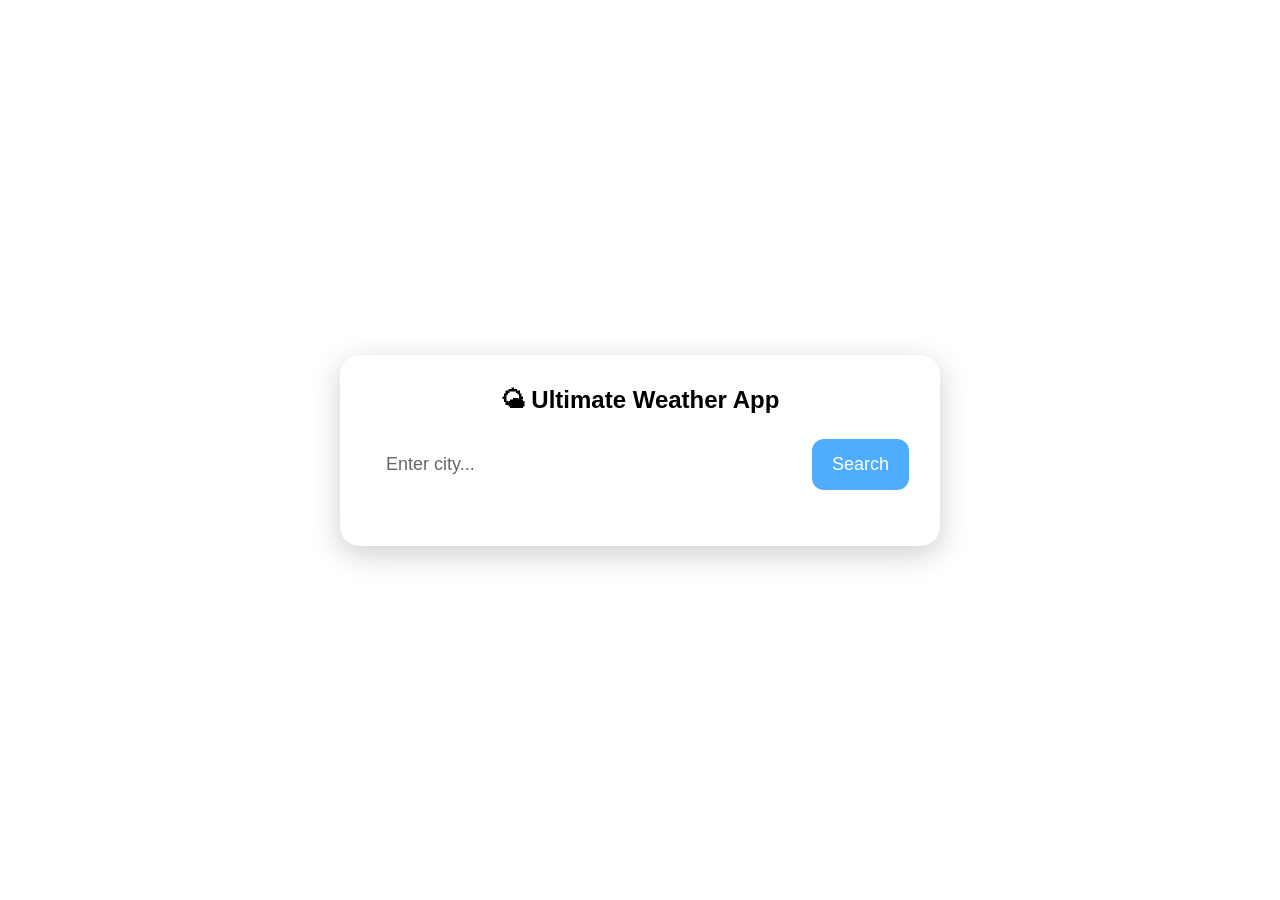
<file: weather/index.html>
<!DOCTYPE html>
<html lang="en">
<head>
<meta charset="UTF-8">
<meta name="viewport" content="width=device-width, initial-scale=1.0">
<title>Ultimate Weather App</title>
<link rel="stylesheet" href="style.css">
</head>
<body>

<div class="container">
    <h2>🌤 Ultimate Weather App</h2>

    <div class="search-box">
        <input type="text" id="cityInput" placeholder="Enter city...">
        <button onclick="getWeather()">Search</button>
    </div>

    <div id="weatherInfo" class="weather-box hidden">
        <h3 id="cityName"></h3>

        <div id="weatherIcon" class="icon-wrapper">
            <div class="icon"></div>
        </div>

        <p id="temp"></p>
        <p id="desc"></p>
        <p id="humidity"></p>
    </div>
</div>

<script src="script.js"></script>
</body>
</html>
</file>
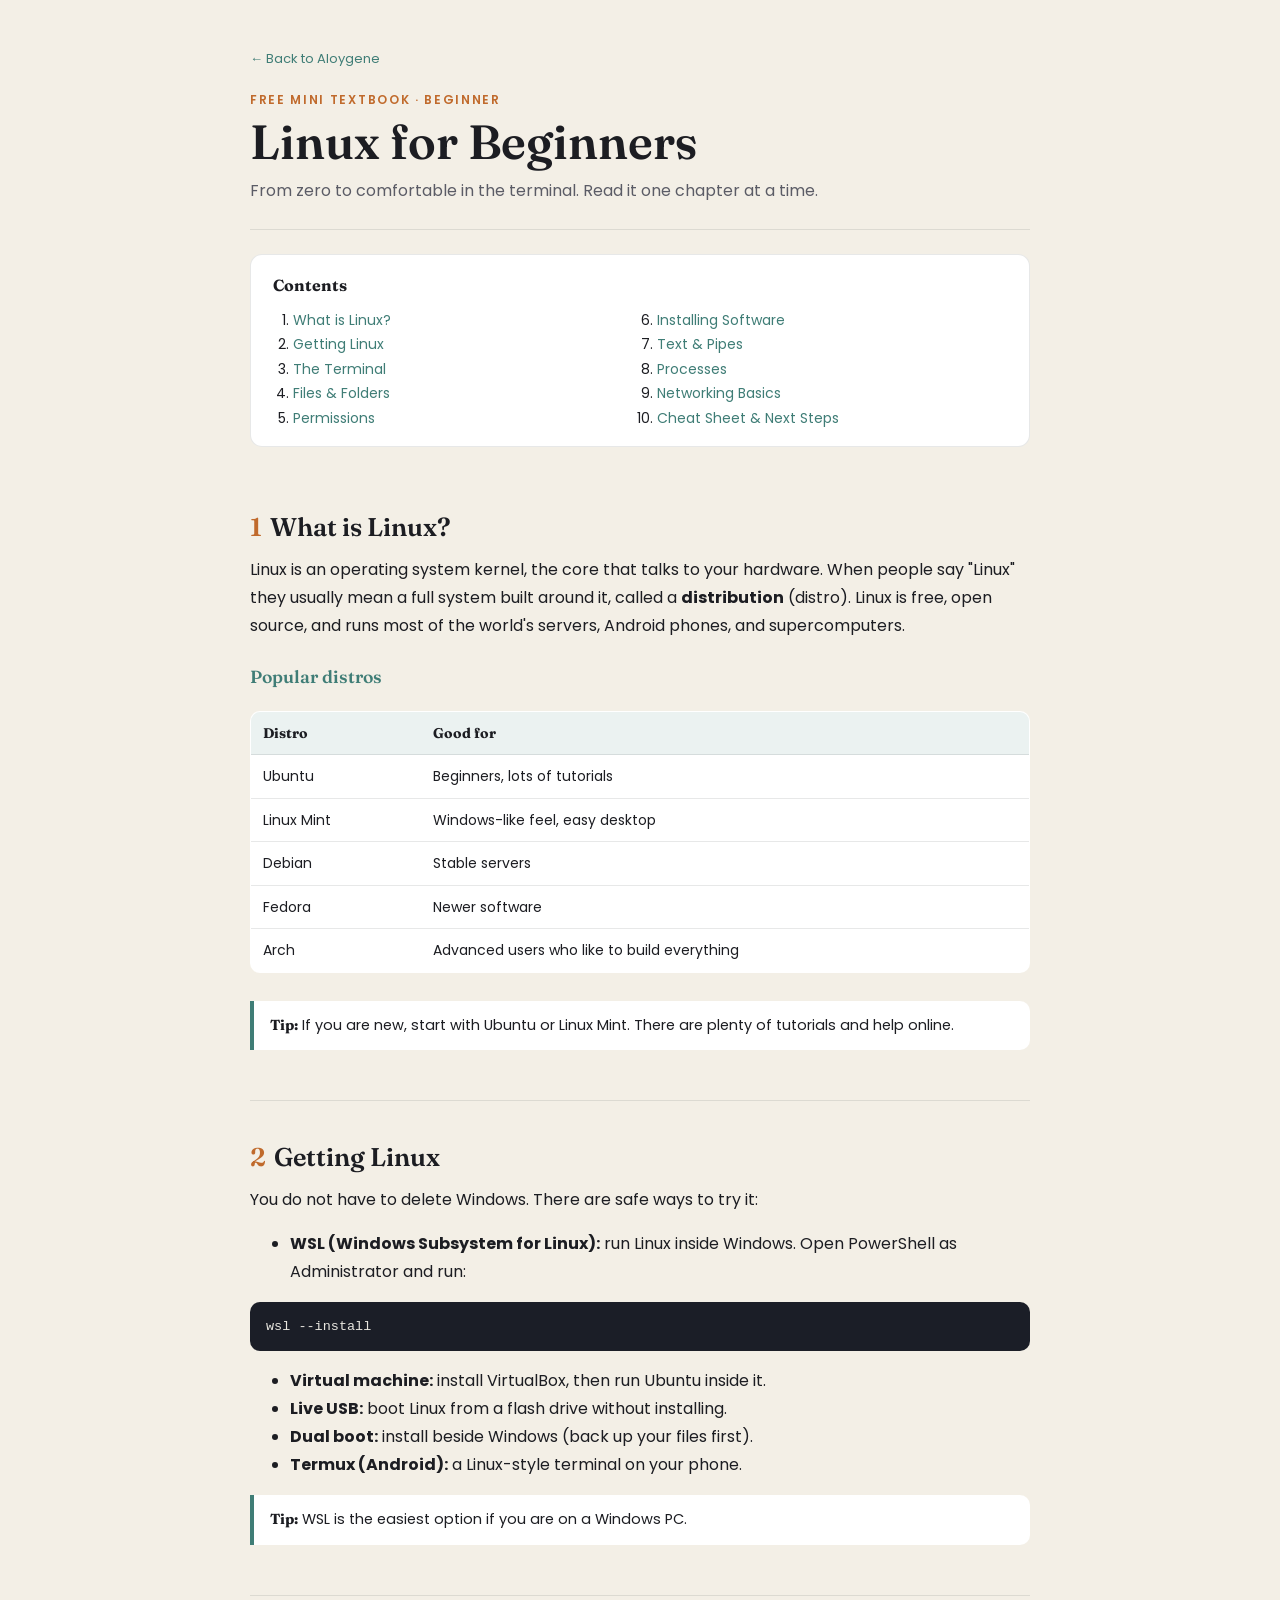
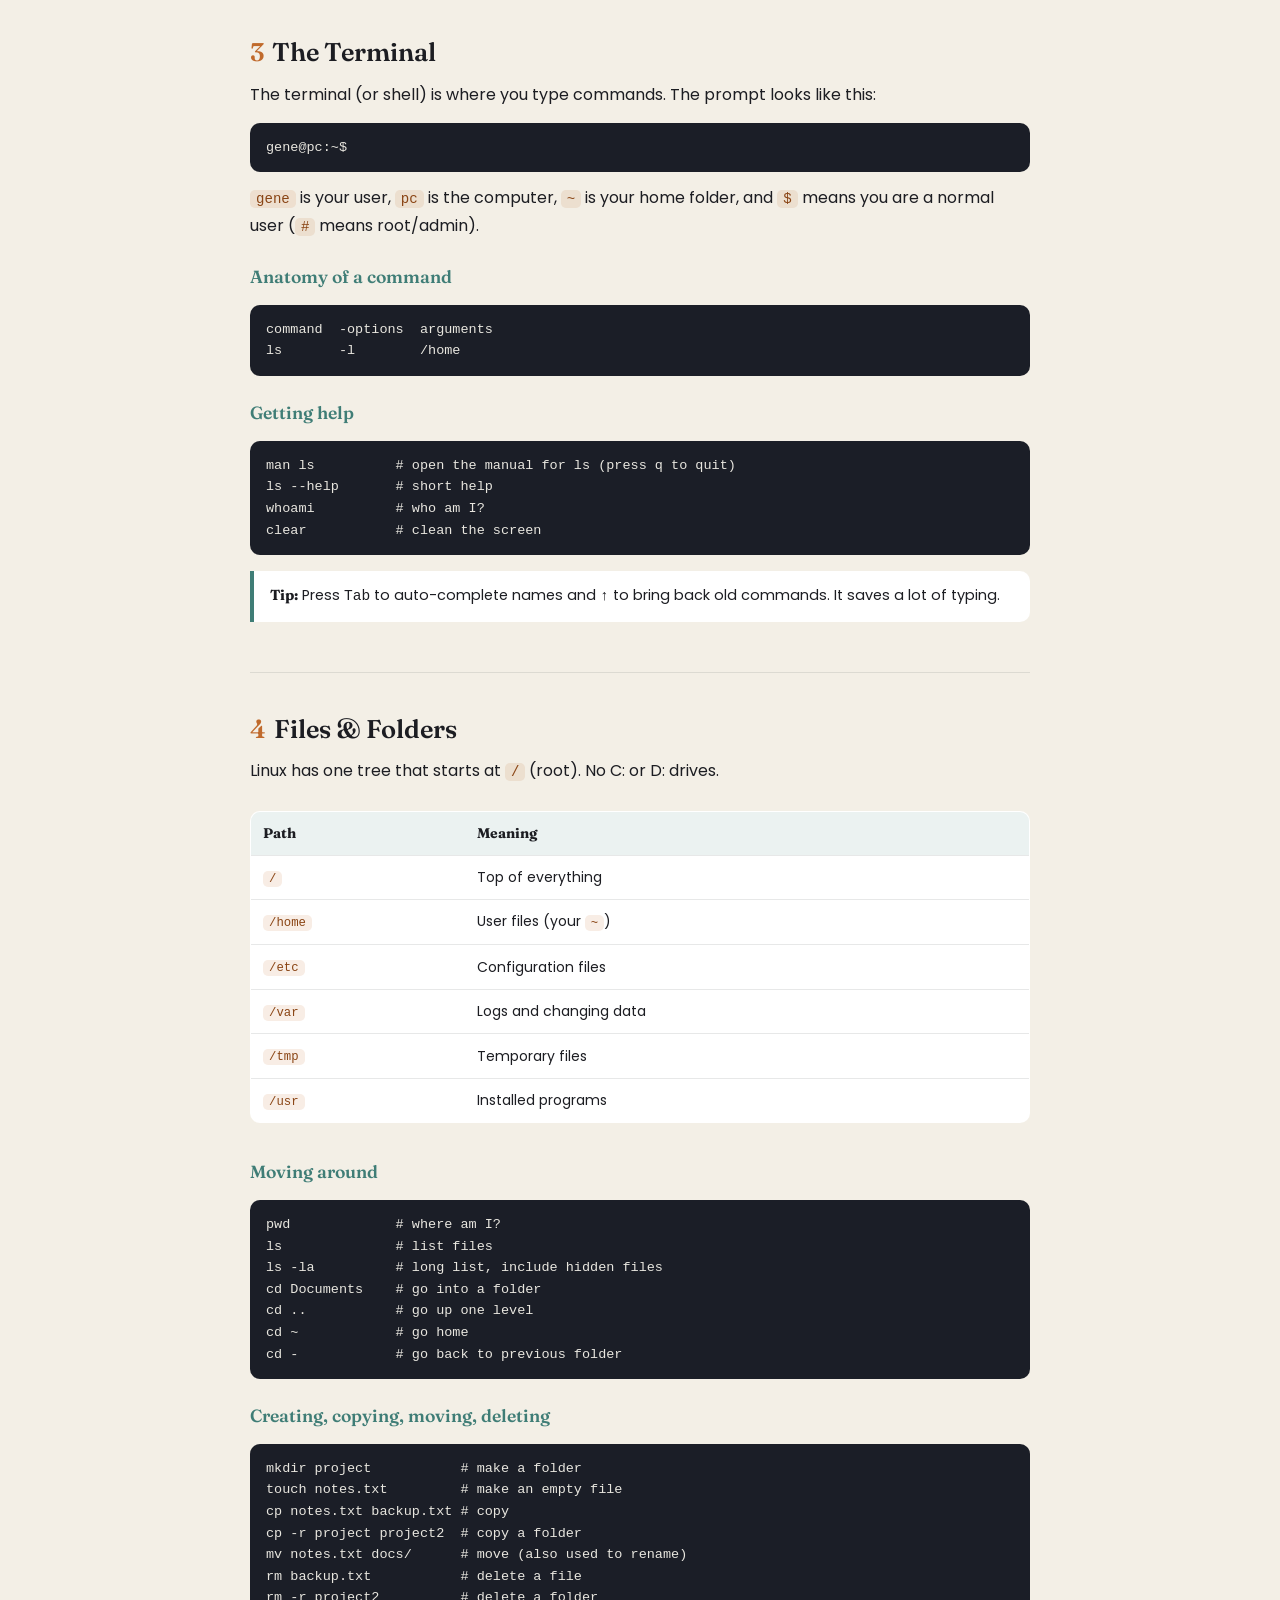
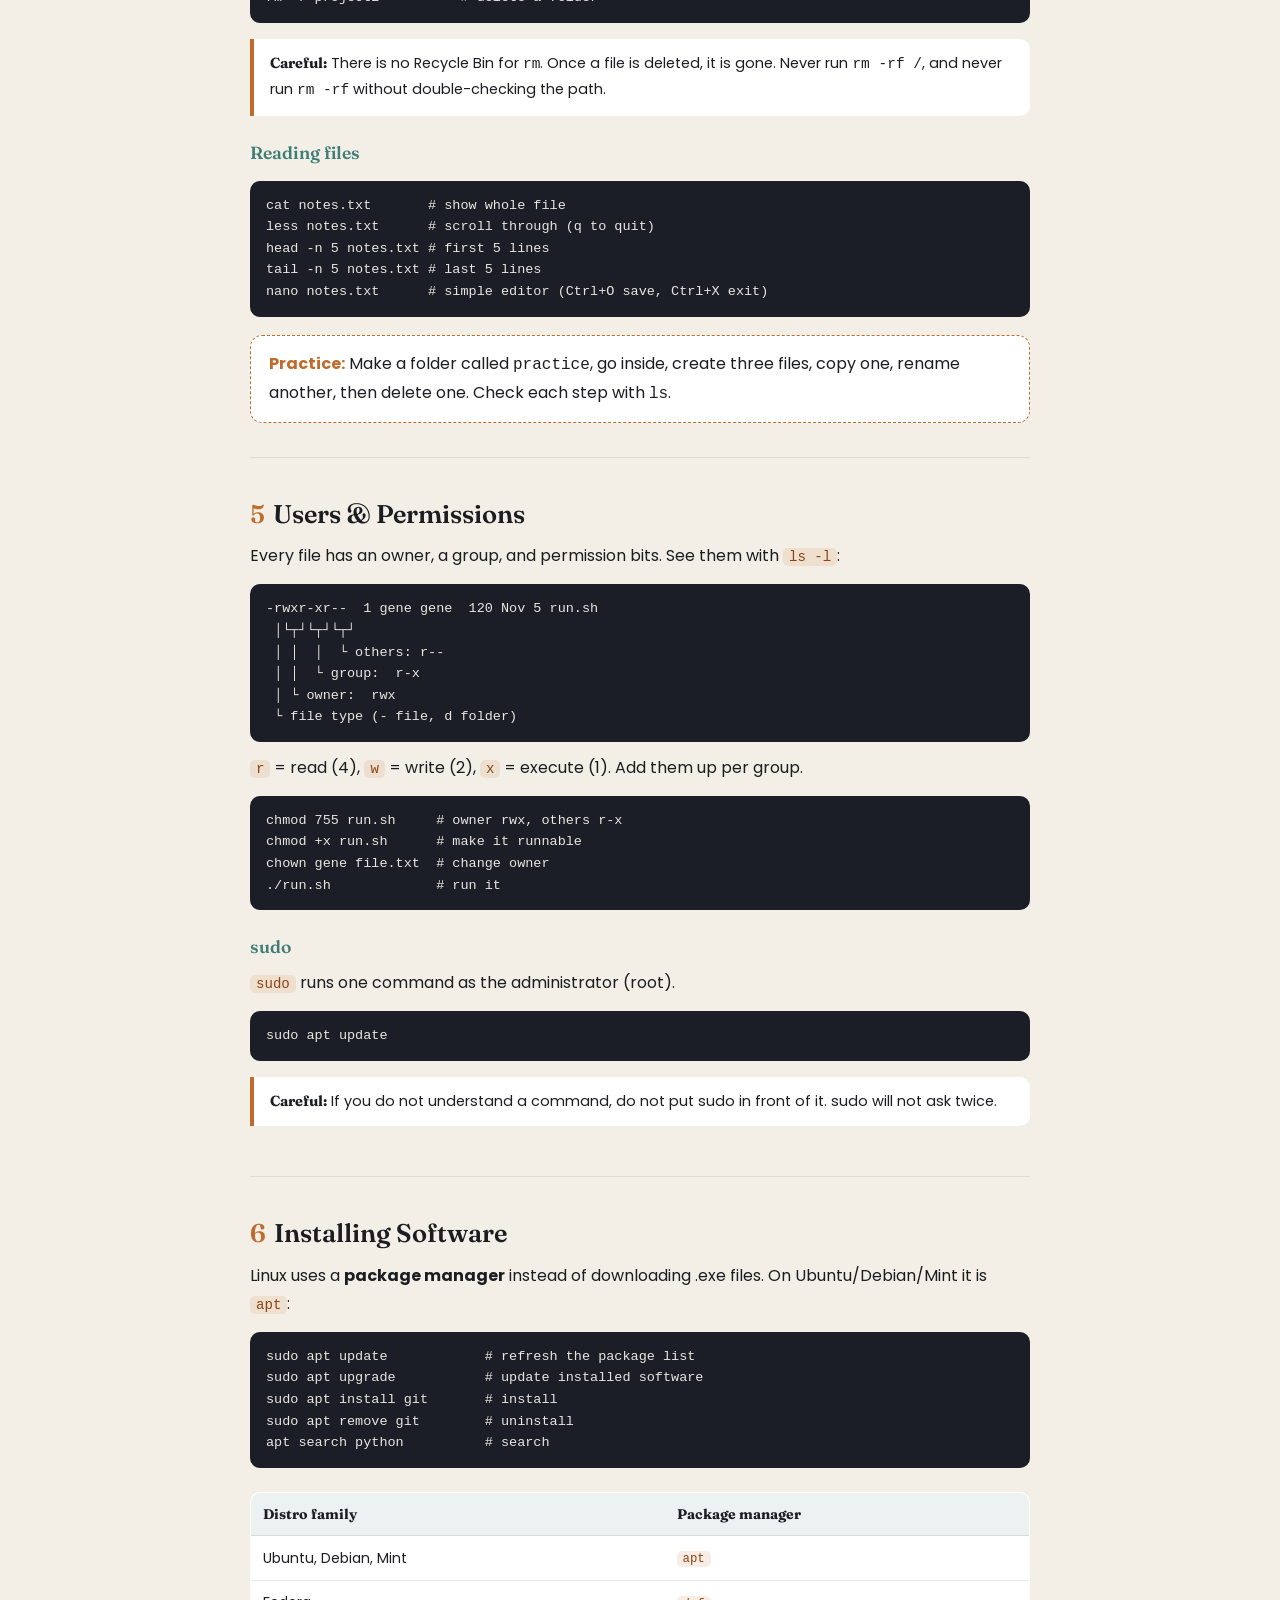
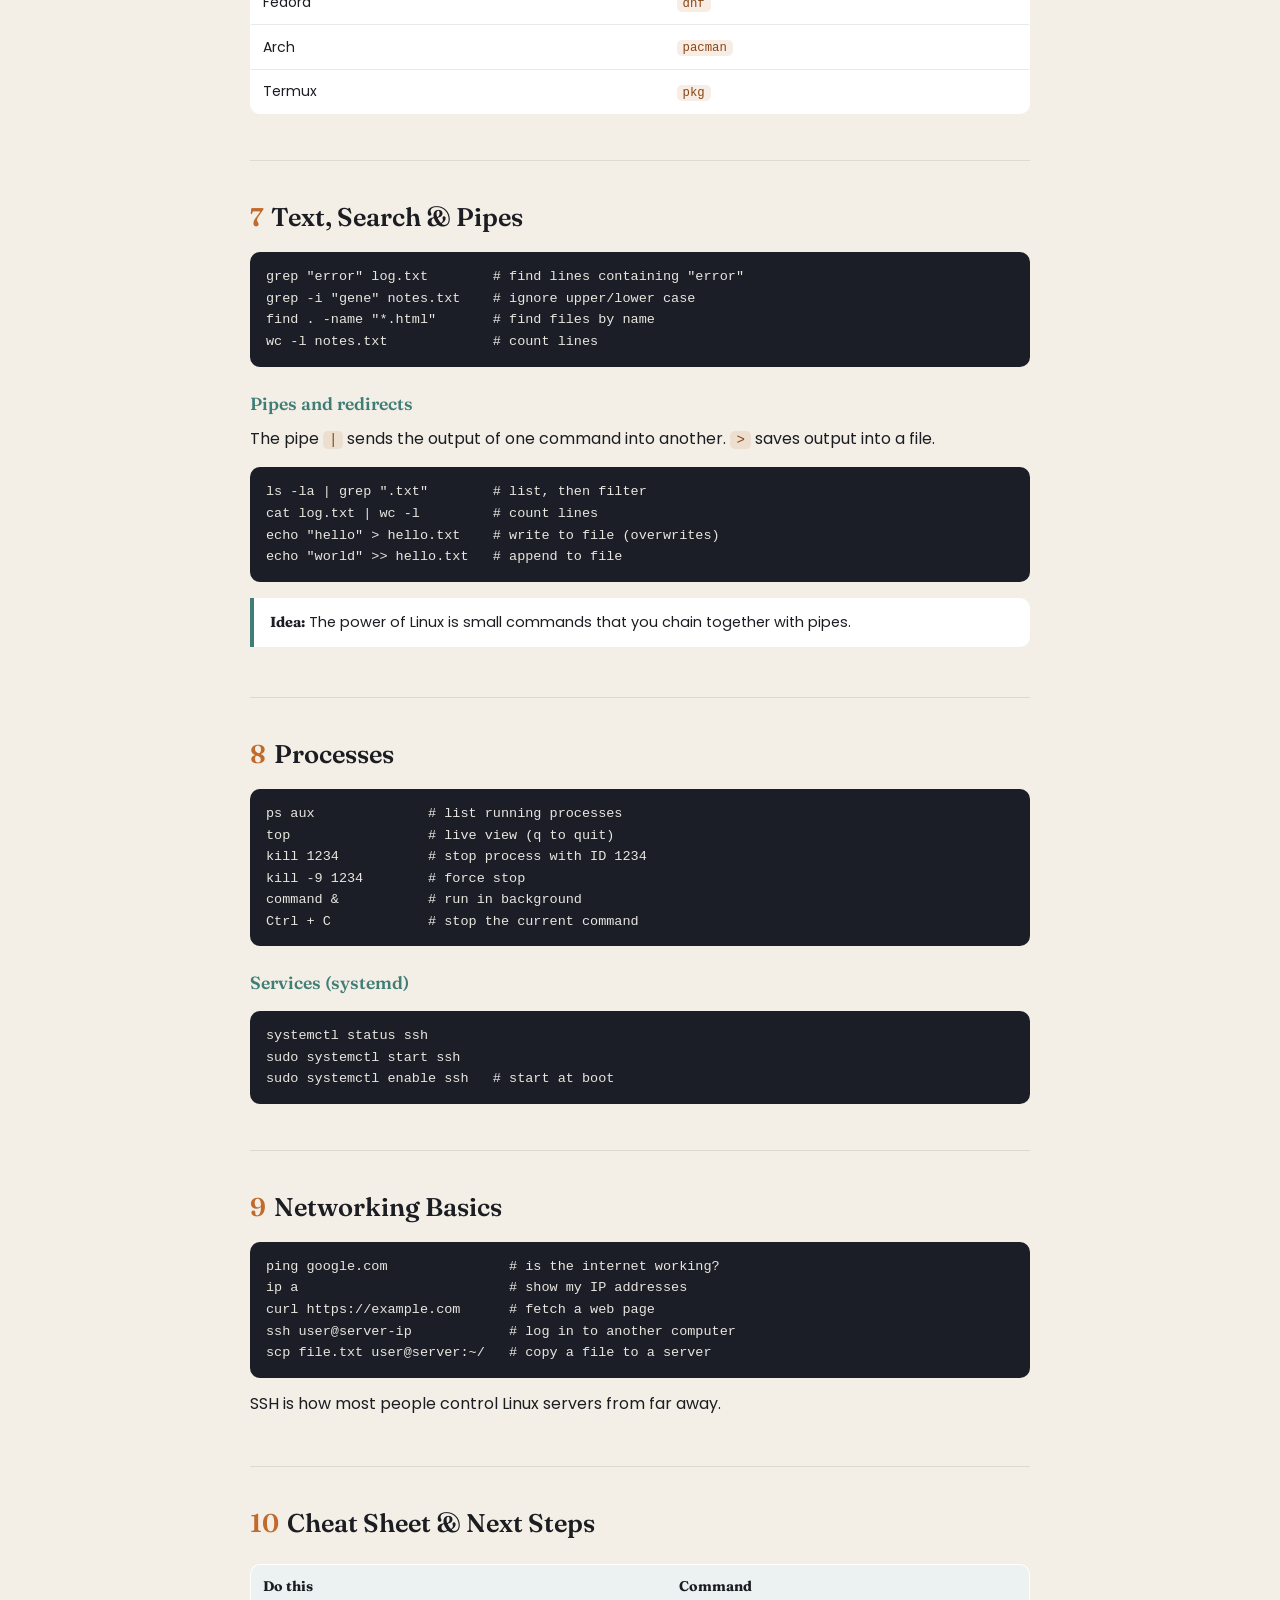
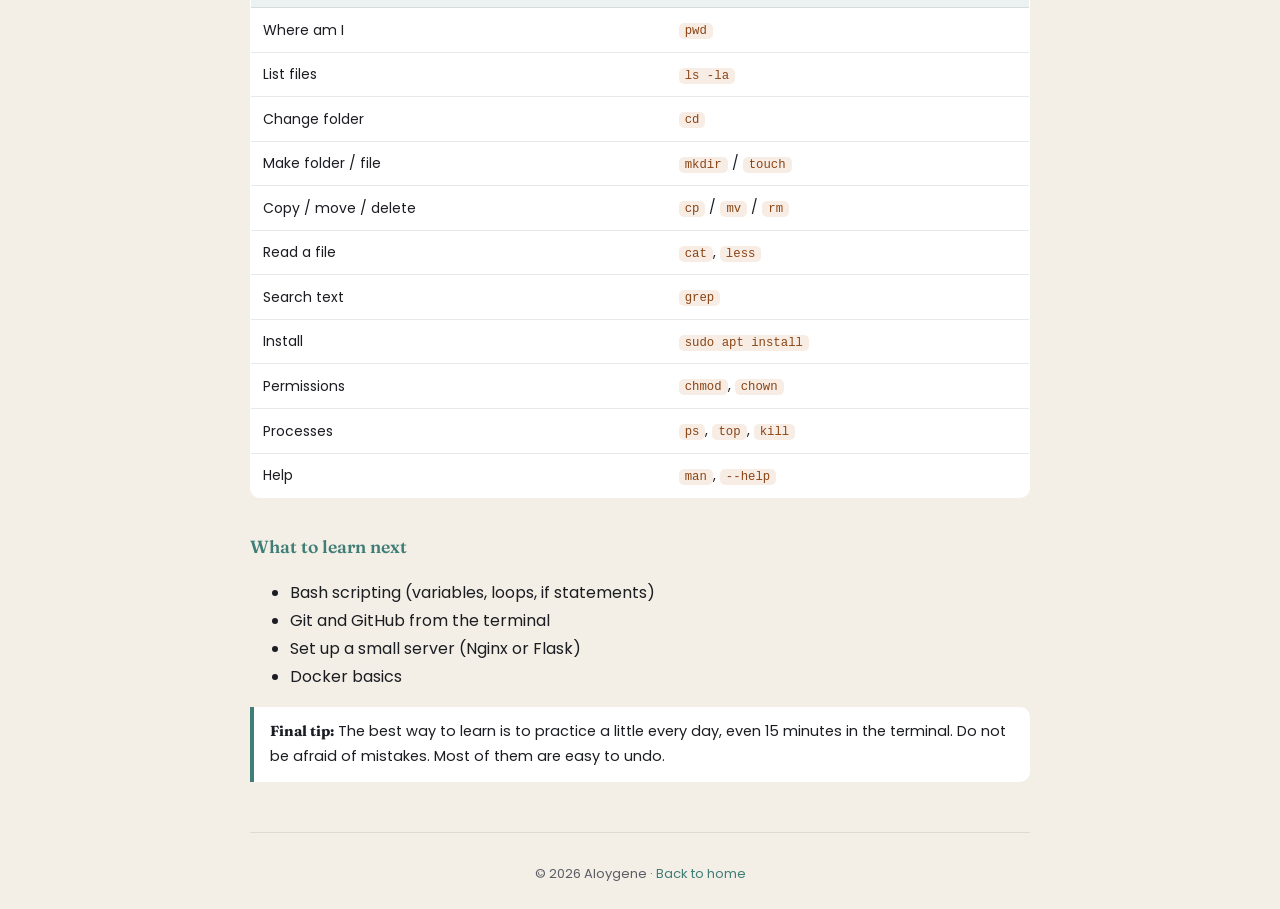
<file: linux.html>
<!DOCTYPE html>
<html lang="en">
<head>
<meta charset="UTF-8">
<meta name="viewport" content="width=device-width, initial-scale=1.0">
<title>Linux for Beginners | Aloygene</title>
<link href="https://fonts.googleapis.com/css2?family=Fraunces:opsz,wght@9..144,500;9..144,600;9..144,700&family=Poppins:wght@400;500;600&display=swap" rel="stylesheet">
<style>
:root{--bg:#f3efe6;--panel:#fff;--line:rgba(28,29,34,.10);--text:#1c1d22;--dim:#5b5c66;--accent:#c06a2c;--accent2:#3f7d76;--code:#1b1e27}
*{box-sizing:border-box}
html{scroll-behavior:smooth}
body{margin:0;background:var(--bg);color:var(--text);font-family:'Poppins',sans-serif;line-height:1.75}
h1,h2,h3{font-family:'Fraunces',serif;font-weight:600;margin:0}
a{color:var(--accent2);text-decoration:none}a:hover{color:var(--accent)}
.wrap{max-width:820px;margin:0 auto;padding:0 20px}
.top{padding:44px 0 24px;border-bottom:1px solid var(--line)}
.back{font-size:13px;display:inline-block;margin-bottom:18px}
.kicker{font-size:12px;letter-spacing:.14em;text-transform:uppercase;color:var(--accent);font-weight:600}
.top h1{font-size:clamp(2rem,5vw,3rem);margin:6px 0 8px;line-height:1.1}
.top p{color:var(--dim);margin:0}
.toc{background:var(--panel);border:1px solid var(--line);border-radius:12px;padding:16px 22px;margin:24px 0}
.toc strong{font-family:'Fraunces',serif}
.toc ol{margin:8px 0 0;padding-left:20px;columns:2;font-size:14px}
@media(max-width:560px){.toc ol{columns:1}}
.chapter{padding:34px 0;border-bottom:1px solid var(--line)}
.chapter h2{font-size:1.6rem;margin-bottom:6px}
.chapter h2 span{color:var(--accent);margin-right:8px}
.chapter h3{font-size:1.1rem;margin:22px 0 6px;color:var(--accent2)}
p{margin:0 0 14px}
pre{background:var(--code);color:#e8e6df;padding:14px 16px;border-radius:10px;overflow-x:auto;font-size:13.5px;line-height:1.6;margin:12px 0}
code{font-family:ui-monospace,Consolas,monospace}
p code,li code,td code{background:rgba(192,106,44,.12);color:#8a4515;padding:1px 6px;border-radius:5px;font-size:.88em}
.note{border-left:4px solid var(--accent2);background:var(--panel);padding:12px 16px;border-radius:0 10px 10px 0;margin:16px 0;font-size:14.5px}
.warn{border-left-color:var(--accent)}
.note b{font-family:'Fraunces',serif}
table{width:100%;border-collapse:collapse;background:var(--panel);border:1px solid var(--line);border-radius:10px;overflow:hidden;font-size:14px;margin:12px 0}
th,td{text-align:left;padding:9px 12px;border-bottom:1px solid var(--line)}
th{background:rgba(63,125,118,.10);font-family:'Fraunces',serif}
.scroll{overflow-x:auto}
.practice{background:var(--panel);border:1px dashed var(--accent);border-radius:12px;padding:14px 18px;margin-top:18px}
.practice b{color:var(--accent)}
footer{text-align:center;color:var(--dim);font-size:13px;padding:30px 0 50px}
</style>
</head>
<body>
<div class="wrap">

<header class="top">
  <a class="back" href="index.html">← Back to Aloygene</a>
  <div class="kicker">Free mini textbook · Beginner</div>
  <h1>Linux for Beginners</h1>
  <p>From zero to comfortable in the terminal. Read it one chapter at a time.</p>
</header>

<nav class="toc">
  <strong>Contents</strong>
  <ol>
    <li><a href="#c1">What is Linux?</a></li>
    <li><a href="#c2">Getting Linux</a></li>
    <li><a href="#c3">The Terminal</a></li>
    <li><a href="#c4">Files &amp; Folders</a></li>
    <li><a href="#c5">Permissions</a></li>
    <li><a href="#c6">Installing Software</a></li>
    <li><a href="#c7">Text &amp; Pipes</a></li>
    <li><a href="#c8">Processes</a></li>
    <li><a href="#c9">Networking Basics</a></li>
    <li><a href="#c10">Cheat Sheet &amp; Next Steps</a></li>
  </ol>
</nav>

<section class="chapter" id="c1">
  <h2><span>1</span>What is Linux?</h2>
  <p>Linux is an operating system kernel, the core that talks to your hardware. When people say "Linux" they usually mean a full system built around it, called a <b>distribution</b> (distro). Linux is free, open source, and runs most of the world's servers, Android phones, and supercomputers.</p>
  <h3>Popular distros</h3>
  <div class="scroll"><table>
    <tr><th>Distro</th><th>Good for</th></tr>
    <tr><td>Ubuntu</td><td>Beginners, lots of tutorials</td></tr>
    <tr><td>Linux Mint</td><td>Windows-like feel, easy desktop</td></tr>
    <tr><td>Debian</td><td>Stable servers</td></tr>
    <tr><td>Fedora</td><td>Newer software</td></tr>
    <tr><td>Arch</td><td>Advanced users who like to build everything</td></tr>
  </table></div>
  <div class="note"><b>Tip:</b> If you are new, start with Ubuntu or Linux Mint. There are plenty of tutorials and help online.</div>
</section>

<section class="chapter" id="c2">
  <h2><span>2</span>Getting Linux</h2>
  <p>You do not have to delete Windows. There are safe ways to try it:</p>
  <ul>
    <li><b>WSL (Windows Subsystem for Linux):</b> run Linux inside Windows. Open PowerShell as Administrator and run:</li>
  </ul>
<pre><code>wsl --install</code></pre>
  <ul>
    <li><b>Virtual machine:</b> install VirtualBox, then run Ubuntu inside it.</li>
    <li><b>Live USB:</b> boot Linux from a flash drive without installing.</li>
    <li><b>Dual boot:</b> install beside Windows (back up your files first).</li>
    <li><b>Termux (Android):</b> a Linux-style terminal on your phone.</li>
  </ul>
  <div class="note"><b>Tip:</b> WSL is the easiest option if you are on a Windows PC.</div>
</section>

<section class="chapter" id="c3">
  <h2><span>3</span>The Terminal</h2>
  <p>The terminal (or shell) is where you type commands. The prompt looks like this:</p>
<pre><code>gene@pc:~$</code></pre>
  <p><code>gene</code> is your user, <code>pc</code> is the computer, <code>~</code> is your home folder, and <code>$</code> means you are a normal user (<code>#</code> means root/admin).</p>
  <h3>Anatomy of a command</h3>
<pre><code>command  -options  arguments
ls       -l        /home</code></pre>
  <h3>Getting help</h3>
<pre><code>man ls          # open the manual for ls (press q to quit)
ls --help       # short help
whoami          # who am I?
clear           # clean the screen</code></pre>
  <div class="note"><b>Tip:</b> Press <code>Tab</code> to auto-complete names and <code>↑</code> to bring back old commands. It saves a lot of typing.</div>
</section>

<section class="chapter" id="c4">
  <h2><span>4</span>Files &amp; Folders</h2>
  <p>Linux has one tree that starts at <code>/</code> (root). No C: or D: drives.</p>
  <div class="scroll"><table>
    <tr><th>Path</th><th>Meaning</th></tr>
    <tr><td><code>/</code></td><td>Top of everything</td></tr>
    <tr><td><code>/home</code></td><td>User files (your <code>~</code>)</td></tr>
    <tr><td><code>/etc</code></td><td>Configuration files</td></tr>
    <tr><td><code>/var</code></td><td>Logs and changing data</td></tr>
    <tr><td><code>/tmp</code></td><td>Temporary files</td></tr>
    <tr><td><code>/usr</code></td><td>Installed programs</td></tr>
  </table></div>
  <h3>Moving around</h3>
<pre><code>pwd             # where am I?
ls              # list files
ls -la          # long list, include hidden files
cd Documents    # go into a folder
cd ..           # go up one level
cd ~            # go home
cd -            # go back to previous folder</code></pre>
  <h3>Creating, copying, moving, deleting</h3>
<pre><code>mkdir project           # make a folder
touch notes.txt         # make an empty file
cp notes.txt backup.txt # copy
cp -r project project2  # copy a folder
mv notes.txt docs/      # move (also used to rename)
rm backup.txt           # delete a file
rm -r project2          # delete a folder</code></pre>
  <div class="note warn"><b>Careful:</b> There is no Recycle Bin for <code>rm</code>. Once a file is deleted, it is gone. Never run <code>rm -rf /</code>, and never run <code>rm -rf</code> without double-checking the path.</div>
  <h3>Reading files</h3>
<pre><code>cat notes.txt       # show whole file
less notes.txt      # scroll through (q to quit)
head -n 5 notes.txt # first 5 lines
tail -n 5 notes.txt # last 5 lines
nano notes.txt      # simple editor (Ctrl+O save, Ctrl+X exit)</code></pre>
  <div class="practice"><b>Practice:</b> Make a folder called <code>practice</code>, go inside, create three files, copy one, rename another, then delete one. Check each step with <code>ls</code>.</div>
</section>

<section class="chapter" id="c5">
  <h2><span>5</span>Users &amp; Permissions</h2>
  <p>Every file has an owner, a group, and permission bits. See them with <code>ls -l</code>:</p>
<pre><code>-rwxr-xr--  1 gene gene  120 Nov 5 run.sh
 │└┬┘└┬┘└┬┘
 │ │  │  └ others: r--
 │ │  └ group:  r-x
 │ └ owner:  rwx
 └ file type (- file, d folder)</code></pre>
  <p><code>r</code> = read (4), <code>w</code> = write (2), <code>x</code> = execute (1). Add them up per group.</p>
<pre><code>chmod 755 run.sh     # owner rwx, others r-x
chmod +x run.sh      # make it runnable
chown gene file.txt  # change owner
./run.sh             # run it</code></pre>
  <h3>sudo</h3>
  <p><code>sudo</code> runs one command as the administrator (root).</p>
<pre><code>sudo apt update</code></pre>
  <div class="note warn"><b>Careful:</b> If you do not understand a command, do not put sudo in front of it. sudo will not ask twice.</div>
</section>

<section class="chapter" id="c6">
  <h2><span>6</span>Installing Software</h2>
  <p>Linux uses a <b>package manager</b> instead of downloading .exe files. On Ubuntu/Debian/Mint it is <code>apt</code>:</p>
<pre><code>sudo apt update            # refresh the package list
sudo apt upgrade           # update installed software
sudo apt install git       # install
sudo apt remove git        # uninstall
apt search python          # search</code></pre>
  <div class="scroll"><table>
    <tr><th>Distro family</th><th>Package manager</th></tr>
    <tr><td>Ubuntu, Debian, Mint</td><td><code>apt</code></td></tr>
    <tr><td>Fedora</td><td><code>dnf</code></td></tr>
    <tr><td>Arch</td><td><code>pacman</code></td></tr>
    <tr><td>Termux</td><td><code>pkg</code></td></tr>
  </table></div>
</section>

<section class="chapter" id="c7">
  <h2><span>7</span>Text, Search &amp; Pipes</h2>
<pre><code>grep "error" log.txt        # find lines containing "error"
grep -i "gene" notes.txt    # ignore upper/lower case
find . -name "*.html"       # find files by name
wc -l notes.txt             # count lines</code></pre>
  <h3>Pipes and redirects</h3>
  <p>The pipe <code>|</code> sends the output of one command into another. <code>&gt;</code> saves output into a file.</p>
<pre><code>ls -la | grep ".txt"        # list, then filter
cat log.txt | wc -l         # count lines
echo "hello" &gt; hello.txt    # write to file (overwrites)
echo "world" &gt;&gt; hello.txt   # append to file</code></pre>
  <div class="note"><b>Idea:</b> The power of Linux is small commands that you chain together with pipes.</div>
</section>

<section class="chapter" id="c8">
  <h2><span>8</span>Processes</h2>
<pre><code>ps aux              # list running processes
top                 # live view (q to quit)
kill 1234           # stop process with ID 1234
kill -9 1234        # force stop
command &amp;           # run in background
Ctrl + C            # stop the current command</code></pre>
  <h3>Services (systemd)</h3>
<pre><code>systemctl status ssh
sudo systemctl start ssh
sudo systemctl enable ssh   # start at boot</code></pre>
</section>

<section class="chapter" id="c9">
  <h2><span>9</span>Networking Basics</h2>
<pre><code>ping google.com               # is the internet working?
ip a                          # show my IP addresses
curl https://example.com      # fetch a web page
ssh user@server-ip            # log in to another computer
scp file.txt user@server:~/   # copy a file to a server</code></pre>
  <p>SSH is how most people control Linux servers from far away.</p>
</section>

<section class="chapter" id="c10">
  <h2><span>10</span>Cheat Sheet &amp; Next Steps</h2>
  <div class="scroll"><table>
    <tr><th>Do this</th><th>Command</th></tr>
    <tr><td>Where am I</td><td><code>pwd</code></td></tr>
    <tr><td>List files</td><td><code>ls -la</code></td></tr>
    <tr><td>Change folder</td><td><code>cd</code></td></tr>
    <tr><td>Make folder / file</td><td><code>mkdir</code> / <code>touch</code></td></tr>
    <tr><td>Copy / move / delete</td><td><code>cp</code> / <code>mv</code> / <code>rm</code></td></tr>
    <tr><td>Read a file</td><td><code>cat</code>, <code>less</code></td></tr>
    <tr><td>Search text</td><td><code>grep</code></td></tr>
    <tr><td>Install</td><td><code>sudo apt install</code></td></tr>
    <tr><td>Permissions</td><td><code>chmod</code>, <code>chown</code></td></tr>
    <tr><td>Processes</td><td><code>ps</code>, <code>top</code>, <code>kill</code></td></tr>
    <tr><td>Help</td><td><code>man</code>, <code>--help</code></td></tr>
  </table></div>
  <h3>What to learn next</h3>
  <ul>
    <li>Bash scripting (variables, loops, if statements)</li>
    <li>Git and GitHub from the terminal</li>
    <li>Set up a small server (Nginx or Flask)</li>
    <li>Docker basics</li>
  </ul>
  <div class="note"><b>Final tip:</b> The best way to learn is to practice a little every day, even 15 minutes in the terminal. Do not be afraid of mistakes. Most of them are easy to undo.</div>
</section>

<footer>© 2026 Aloygene · <a href="index.html">Back to home</a></footer>
</div>
</body>
</html>
</file>
<file: weather/style.css>
/* ---------------- BASE ---------------- */
* {
    margin: 0;
    padding: 0;
    box-sizing: border-box;
    font-family: Arial, sans-serif;
}

body {
    min-height: 100vh;
    display: flex;
    justify-content: center;
    align-items: center;
    padding: 20px;
    overflow: hidden;
    position: relative;
    transition: background 2s ease; /* smooth background change */
}

/* ---------------- PARTICLES ---------------- */
.particle {
    position: absolute;
    border-radius: 50%;
    opacity: 0.7;
    pointer-events: none;
    animation: floatParticle linear infinite;
}

@keyframes floatParticle {
    0% { transform: translateY(0) translateX(0); }
    100% { transform: translateY(-1000px) translateX(50px); }
}

/* ---------------- CONTAINER ---------------- */
.container {
    background: rgba(255, 255, 255, 0.2);
    backdrop-filter: blur(10px);
    border-radius: 20px;
    padding: 30px;
    width: 100%;
    max-width: 600px;
    box-shadow: 0 8px 30px rgba(0,0,0,0.2);
    text-align: center;
    border: 1px solid rgba(255, 255, 255, 0.3);
    transition: all 0.3s ease, opacity 0.3s ease;
    z-index: 10;
    position: relative;
}

/* ---------------- SEARCH BOX ---------------- */
.search-box {
    margin: 25px 0;
    display: flex;
    gap: 10px;
}

.search-box input {
    flex: 1;
    padding: 14px;
    border-radius: 12px;
    border: 1px solid rgba(255,255,255,0.3);
    font-size: 18px;
    background: rgba(255,255,255,0.3);
    color: #000;
    backdrop-filter: blur(5px);
}

.search-box input::placeholder { color: rgba(0,0,0,0.6); }

.search-box button {
    padding: 14px 20px;
    border-radius: 12px;
    background: #4facfe;
    border: none;
    color: white;
    cursor: pointer;
    font-size: 18px;
    transition: background 0.3s ease;
}

.search-box button:hover { background: #2696ff; }

/* ---------------- WEATHER BOX ---------------- */
.weather-box { margin-top: 25px; }
.hidden { display: none; }

.weather-box h3 {
    font-size: 28px;
    margin-bottom: 12px;
    color: #fff;
    text-shadow: 1px 1px 4px rgba(0,0,0,0.5);
}

.weather-box p {
    font-size: 18px;
    margin: 5px 0;
    color: #fff;
    text-shadow: 1px 1px 3px rgba(0,0,0,0.4);
}

/* ---------------- ICON WRAPPER ---------------- */
.icon-wrapper { width: 100%; height: 300px; margin: 15px 0; position: relative; border-radius: 15px; overflow: hidden; box-shadow: 0 4px 20px rgba(0,0,0,0.2); }
.icon { width: 100%; height: 100%; background-size: cover; background-position: center; border-radius: 15px; animation: float 3s ease-in-out infinite; transition: opacity 0.3s ease; opacity: 1; }
@keyframes float { 0%,100% { transform: translateY(0); } 50% { transform: translateY(-5px); } }

/* ---------------- WEATHER ANIMATIONS ---------------- */
.rain-drop { position: absolute; width: 2px; height: 10px; background: rgba(255,255,255,0.7); animation: fall linear infinite; }
@keyframes fall { 0% { transform: translateY(0) } 100% { transform: translateY(500px) } }

.snowflake { position: absolute; top: -10px; width: 6px; height: 6px; background: rgba(255,255,255,0.8); border-radius: 50%; animation: fallSnow linear infinite; }
@keyframes fallSnow { 0% { transform: translateY(0) translateX(0); } 100% { transform: translateY(500px) translateX(50px); } }

.cloud { position: absolute; top: 20%; width: 80px; height: 50px; background: rgba(255,255,255,0.7); border-radius: 50%; animation: floatCloud linear infinite; }
@keyframes floatCloud { 0% { transform: translateX(-100px); } 100% { transform: translateX(600px); } }

.lightning { position: absolute; top:0; left:0; width:100%; height:100%; background: rgba(255,255,255,0.5); opacity:0; animation: flash 0.2s ease 0s 1 forwards; }
@keyframes flash { 0% {opacity:0;} 50%{opacity:1;} 100%{opacity:0;} }

.sun { position: absolute; top:50%; left:50%; width:80px; height:80px; background: radial-gradient(circle, #fff200, #ffc700); border-radius:50%; transform:translate(-50%, -50%); animation: spinSun 10s linear infinite, glowSun 2s ease-in-out infinite alternate; box-shadow: 0 0 30px 10px rgba(255,255,0,0.5); }
@keyframes spinSun { 0% {transform:translate(-50%, -50%) rotate(0deg);} 100% {transform:translate(-50%, -50%) rotate(360deg);} }
@keyframes glowSun { 0% {box-shadow:0 0 20px 5px rgba(255,255,0,0.3);} 100% {box-shadow:0 0 40px 20px rgba(255,255,0,0.7);} }

.wind { position:absolute; width:60px; height:2px; background: rgba(255,255,255,0.5); border-radius:2px; top:50%; animation: moveWind linear infinite; }
@keyframes moveWind { 0%{transform:translateX(-100px);} 100%{transform:translateX(600px);} }

/* ---------------- MOBILE ---------------- */
@media(max-width:600px){
    .container{max-width:100%; padding:20px;}
    .search-box{flex-direction:column;}
    .search-box button{width:100%; font-size:16px; padding:12px;}
    .search-box input{font-size:16px;}
    .weather-box h3{font-size:24px;}
    .weather-box p{font-size:16px;}
    .icon-wrapper{height:200px;}
}
</file>
